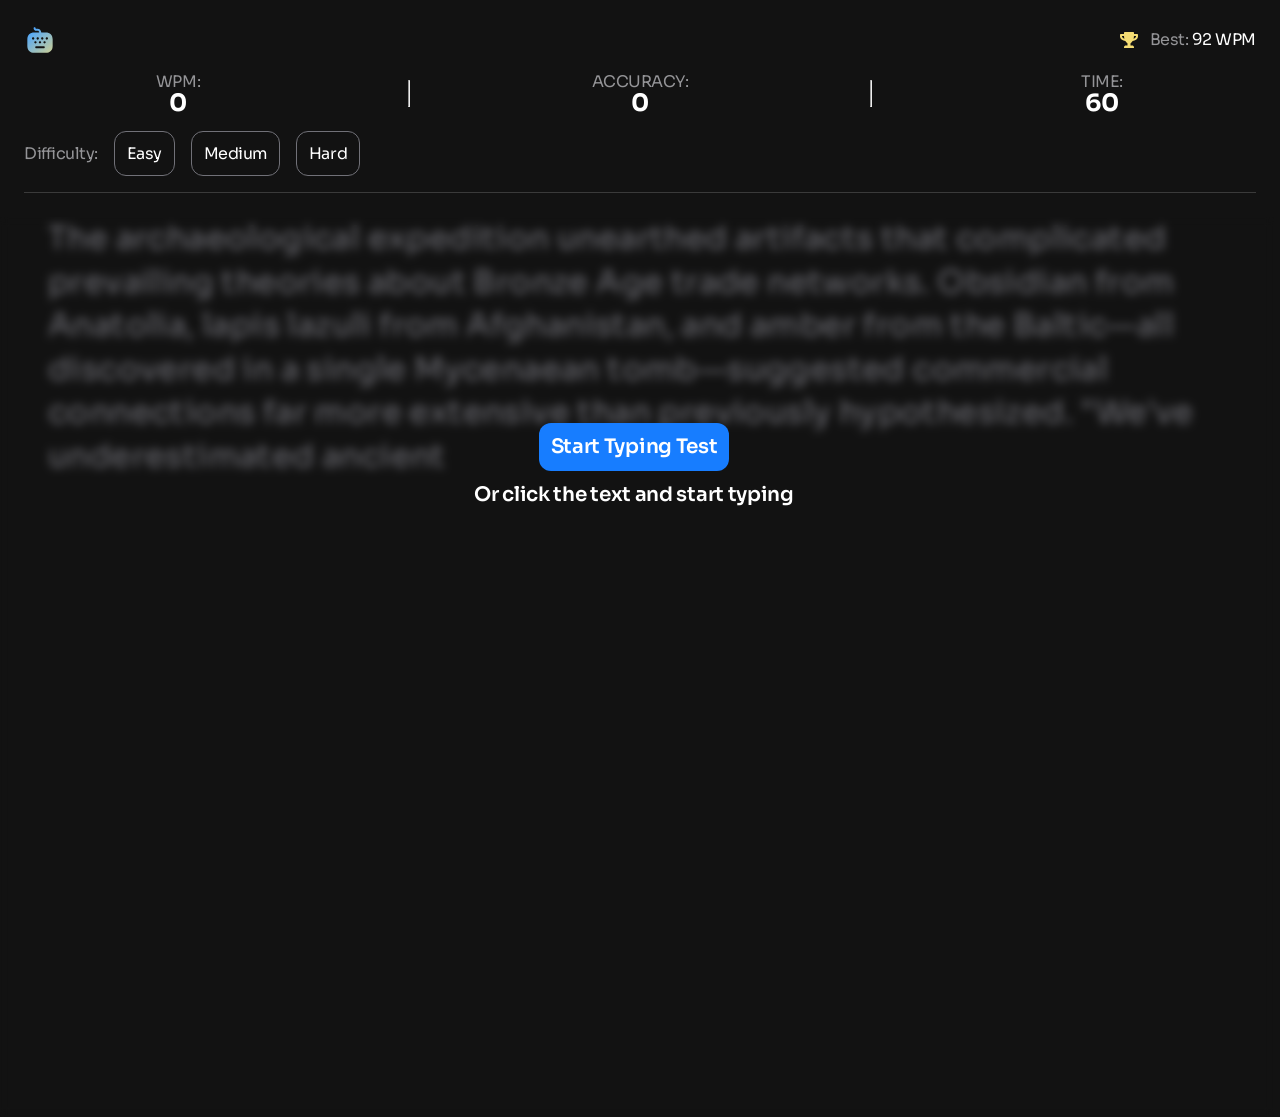
<file: index.html>
<!doctype html>
<html lang="en">
  <head>
    <meta charset="UTF-8" />
    <meta name="viewport" content="width=device-width, initial-scale=1.0" />
    <title>Document</title>
    <link rel="stylesheet" href="normalize.css" />
    <link rel="stylesheet" href="reset.css" />
    <link rel="stylesheet" href="main.css" />
    <link rel="stylesheet" href="style.css" />
    <link rel="preconnect" href="https://fonts.googleapis.com" />
    <link rel="preconnect" href="https://fonts.gstatic.com" crossorigin />
    <link
      href="https://fonts.googleapis.com/css2?family=Antonio:wght@100..700&family=Chango&family=DM+Sans:ital,opsz,wght@0,9..40,100..1000;1,9..40,100..1000&family=DM+Serif+Display:ital@0;1&family=Fraunces:ital,opsz,wght@0,9..144,100..900;1,9..144,100..900&family=Inter:ital,opsz,wght@0,14..32,100..900;1,14..32,100..900&family=Karla:ital,wght@0,200..800;1,200..800&family=League+Spartan:wght@100..900&family=Outfit:wght@100..900&family=Plus+Jakarta+Sans:ital,wght@0,200..800;1,200..800&family=Public+Sans:ital,wght@0,100..900;1,100..900&family=Roboto:ital,wght@0,100..900;1,100..900&family=Sora:wght@100..800&display=swap"
      rel="stylesheet"
    />
  </head>
  <body>
    <header>
      <svg
        width="32"
        height="32"
        viewBox="0 0 32 32"
        fill="none"
        xmlns="http://www.w3.org/2000/svg"
      >
        <path
          fill-rule="evenodd"
          clip-rule="evenodd"
          d="M22.8266 15.6261C22.1893 15.6261 21.6719 15.1075 21.6719 14.4715C21.6719 13.8341 22.1893 13.3168 22.8266 13.3168C23.4639 13.3168 23.9812 13.8341 23.9812 14.4715C23.9812 15.1075 23.4639 15.6261 22.8266 15.6261ZM20.5479 19.4661C19.9106 19.4661 19.3932 18.9475 19.3932 18.3101C19.3932 17.6741 19.9106 17.1555 20.5479 17.1555C21.1852 17.1555 21.7026 17.6741 21.7026 18.3101C21.7026 18.9475 21.1852 19.4661 20.5479 19.4661ZM19.7639 24.2115H12.2373C11.6853 24.2115 11.2373 23.7635 11.2373 23.2115C11.2373 22.6595 11.6853 22.2115 12.2373 22.2115H19.7639C20.3159 22.2115 20.7639 22.6595 20.7639 23.2115C20.7639 23.7635 20.3159 24.2115 19.7639 24.2115ZM10.284 18.3101C10.284 17.6741 10.8013 17.1555 11.4386 17.1555C12.076 17.1555 12.5933 17.6741 12.5933 18.3101C12.5933 18.9475 12.076 19.4661 11.4386 19.4661C10.8013 19.4661 10.284 18.9475 10.284 18.3101ZM9.15997 15.6261C8.52264 15.6261 8.0053 15.1075 8.0053 14.4715C8.0053 13.8341 8.52264 13.3168 9.15997 13.3168C9.7973 13.3168 10.3146 13.8341 10.3146 14.4715C10.3146 15.1075 9.7973 15.6261 9.15997 15.6261ZM13.7173 13.3168C14.3546 13.3168 14.8719 13.8341 14.8719 14.4715C14.8719 15.1075 14.3546 15.6261 13.7173 15.6261C13.08 15.6261 12.5626 15.1075 12.5626 14.4715C12.5626 13.8341 13.08 13.3168 13.7173 13.3168ZM15.9932 17.1555C16.6306 17.1555 17.1479 17.6741 17.1479 18.3101C17.1479 18.9475 16.6306 19.4661 15.9932 19.4661C15.3559 19.4661 14.8386 18.9475 14.8386 18.3101C14.8386 17.6741 15.3559 17.1555 15.9932 17.1555ZM18.2692 13.3168C18.9066 13.3168 19.4239 13.8341 19.4239 14.4715C19.4239 15.1075 18.9066 15.6261 18.2692 15.6261C17.6319 15.6261 17.1146 15.1075 17.1146 14.4715C17.1146 13.8341 17.6319 13.3168 18.2692 13.3168ZM21.6386 8.54615H17.1919V8.36081C17.1639 6.40481 15.5573 4.82348 13.6133 4.82348H12.2693C11.904 4.82348 11.604 4.52881 11.6013 4.16348C11.596 3.61148 11.132 3.15948 10.592 3.17281C10.04 3.17815 9.59597 3.63015 9.6013 4.18215C9.61597 5.64481 10.8093 6.82348 12.2586 6.82348H13.5933C14.4026 6.80215 15.1799 7.51948 15.1919 8.37548V8.54615H10.3613C5.9613 8.54615 3.3333 11.1248 3.3333 15.4435V21.9408C3.32664 24.0248 3.95197 25.7581 5.1413 26.9515C6.3653 28.1795 8.1653 28.8275 10.3493 28.8275H21.6386C26.0386 28.8275 28.6666 26.2541 28.6666 21.9435V15.5448C28.6666 11.1621 26.0386 8.54615 21.6386 8.54615Z"
          fill="url(#paint0_linear_332_687)"
        />
        <defs>
          <linearGradient
            id="paint0_linear_332_687"
            x1="5.49996"
            y1="7"
            x2="32.5"
            y2="38.5"
            gradientUnits="userSpaceOnUse"
          >
            <stop stop-color="#4CA6FF" />
            <stop offset="1" stop-color="#F4DC73" />
          </linearGradient>
        </defs>
      </svg>
      <div class="recordwpm">
        <svg
          width="18"
          height="16"
          viewBox="0 0 18 16"
          fill="none"
          xmlns="http://www.w3.org/2000/svg"
        >
          <path
            d="M17.25 2C17.6562 2 18 2.34375 18 2.75V4.5C18 5.625 17.2812 6.78125 16.0625 7.65625C15.0625 8.375 13.875 8.8125 12.625 8.96875C11.625 10.5938 10.5 11.25 10.5 11.25V13.5H12C13.0938 13.5 14 14.1562 14 15.25V15.625C14 15.8438 13.8125 16 13.625 16H4.375C4.15625 16 4 15.8438 4 15.625V15.25C4 14.1562 4.875 13.5 6 13.5H7.5V11.25C7.5 11.25 6.34375 10.5938 5.34375 8.96875C4.09375 8.8125 2.90625 8.375 1.90625 7.65625C0.6875 6.78125 0 5.625 0 4.5V2.75C0 2.34375 0.3125 2 0.75 2H4V0.75C4 0.34375 4.3125 0 4.75 0H13.25C13.6562 0 14 0.34375 14 0.75V2H17.25ZM3.09375 6.03125C3.46875 6.3125 3.90625 6.53125 4.40625 6.71875C4.1875 5.9375 4.03125 5.03125 4 4H2V4.5C2 4.875 2.3125 5.5 3.09375 6.03125ZM16 4.5V4H13.9688C13.9375 5.03125 13.7812 5.9375 13.5625 6.71875C14.0625 6.53125 14.5 6.3125 14.875 6.03125C15.4375 5.65625 16 5.03125 16 4.5Z"
            fill="#F4DC73"
          />
        </svg>

        <p class="best">Best: <span class="record" id="record">92 WPM</span></p>
      </div>
    </header>
    <main>
      <section class="information">
        <article class="result">
          <div class="info">
            <p class="best">WPM:</p>
            <h2 id="wpm">0</h2>
          </div>
          <hr class="hrduhaut" />
          <div class="info">
            <p class="best">ACCURACY:</p>
            <h2 id="accuracy">0</h2>
          </div>
          <hr class="hrduhaut" />
          <div class="info">
            <p class="best">TIME:</p>
            <h2 id="time">0</h2>
          </div>
        </article>
        <article class="difficulty">
          <p class="best">Difficulty:</p>
          <button class="button-black" id="Easy">Easy</button
          ><button class="button-black" id="Medium">Medium</button
          ><button class="button-black" id="Hard">Hard</button>
        </article>
      </section>
      <section class="typing" id="typing">
        <dialog open id="dialog-start">
          <article class="ptitdialog">
            <button id="start" class="button-blue">Start Typing Test</button>
            <p class="neuille">Or click the text and start typing</p>
          </article>
        </dialog>
        <div class="placeholder" id="placeholder">
          <span id="span-remove">
            The archaeological expedition unearthed artifacts that complicated
            prevailing theories about Bronze Age trade networks. Obsidian from
            Anatolia, lapis lazuli from Afghanistan, and amber from the
            Baltic—all discovered in a single Mycenaean tomb—suggested
            commercial connections far more extensive than previously
            hypothesized. "We've underestimated ancient
          </span>
          <div id="textarea" contenteditable="true"></div>
        </div>
      </section>
      <section class="restart" id="restart"></section>
    </main>
    <script src="app.js"></script>
  </body>
</html>
</file>
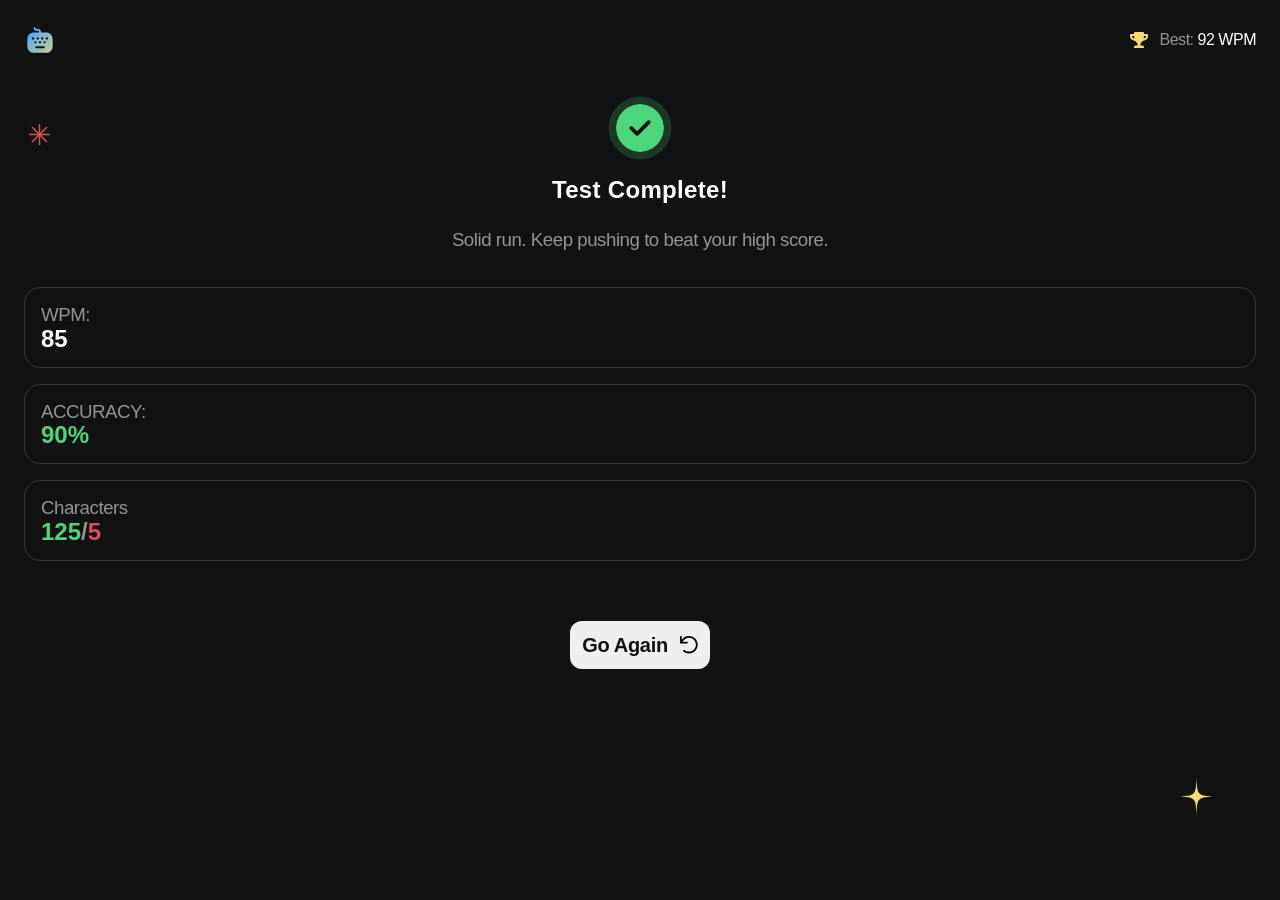
<file: result.html>
<!doctype html>
<html lang="en">
  <head>
    <meta charset="UTF-8" />
    <meta name="viewport" content="width=device-width, initial-scale=1.0" />
    <link rel="stylesheet" href="normalize.css" />
    <link rel="stylesheet" href="reset.css" />
    <link rel="stylesheet" href="main.css" />
    <link rel="stylesheet" href="result.css" />
    <title>Document</title>
  </head>
  <body>
    <header>
      <svg
        width="32"
        height="32"
        viewBox="0 0 32 32"
        fill="none"
        xmlns="http://www.w3.org/2000/svg"
      >
        <path
          fill-rule="evenodd"
          clip-rule="evenodd"
          d="M22.8266 15.6261C22.1893 15.6261 21.6719 15.1075 21.6719 14.4715C21.6719 13.8341 22.1893 13.3168 22.8266 13.3168C23.4639 13.3168 23.9812 13.8341 23.9812 14.4715C23.9812 15.1075 23.4639 15.6261 22.8266 15.6261ZM20.5479 19.4661C19.9106 19.4661 19.3932 18.9475 19.3932 18.3101C19.3932 17.6741 19.9106 17.1555 20.5479 17.1555C21.1852 17.1555 21.7026 17.6741 21.7026 18.3101C21.7026 18.9475 21.1852 19.4661 20.5479 19.4661ZM19.7639 24.2115H12.2373C11.6853 24.2115 11.2373 23.7635 11.2373 23.2115C11.2373 22.6595 11.6853 22.2115 12.2373 22.2115H19.7639C20.3159 22.2115 20.7639 22.6595 20.7639 23.2115C20.7639 23.7635 20.3159 24.2115 19.7639 24.2115ZM10.284 18.3101C10.284 17.6741 10.8013 17.1555 11.4386 17.1555C12.076 17.1555 12.5933 17.6741 12.5933 18.3101C12.5933 18.9475 12.076 19.4661 11.4386 19.4661C10.8013 19.4661 10.284 18.9475 10.284 18.3101ZM9.15997 15.6261C8.52264 15.6261 8.0053 15.1075 8.0053 14.4715C8.0053 13.8341 8.52264 13.3168 9.15997 13.3168C9.7973 13.3168 10.3146 13.8341 10.3146 14.4715C10.3146 15.1075 9.7973 15.6261 9.15997 15.6261ZM13.7173 13.3168C14.3546 13.3168 14.8719 13.8341 14.8719 14.4715C14.8719 15.1075 14.3546 15.6261 13.7173 15.6261C13.08 15.6261 12.5626 15.1075 12.5626 14.4715C12.5626 13.8341 13.08 13.3168 13.7173 13.3168ZM15.9932 17.1555C16.6306 17.1555 17.1479 17.6741 17.1479 18.3101C17.1479 18.9475 16.6306 19.4661 15.9932 19.4661C15.3559 19.4661 14.8386 18.9475 14.8386 18.3101C14.8386 17.6741 15.3559 17.1555 15.9932 17.1555ZM18.2692 13.3168C18.9066 13.3168 19.4239 13.8341 19.4239 14.4715C19.4239 15.1075 18.9066 15.6261 18.2692 15.6261C17.6319 15.6261 17.1146 15.1075 17.1146 14.4715C17.1146 13.8341 17.6319 13.3168 18.2692 13.3168ZM21.6386 8.54615H17.1919V8.36081C17.1639 6.40481 15.5573 4.82348 13.6133 4.82348H12.2693C11.904 4.82348 11.604 4.52881 11.6013 4.16348C11.596 3.61148 11.132 3.15948 10.592 3.17281C10.04 3.17815 9.59597 3.63015 9.6013 4.18215C9.61597 5.64481 10.8093 6.82348 12.2586 6.82348H13.5933C14.4026 6.80215 15.1799 7.51948 15.1919 8.37548V8.54615H10.3613C5.9613 8.54615 3.3333 11.1248 3.3333 15.4435V21.9408C3.32664 24.0248 3.95197 25.7581 5.1413 26.9515C6.3653 28.1795 8.1653 28.8275 10.3493 28.8275H21.6386C26.0386 28.8275 28.6666 26.2541 28.6666 21.9435V15.5448C28.6666 11.1621 26.0386 8.54615 21.6386 8.54615Z"
          fill="url(#paint0_linear_332_687)"
        />
        <defs>
          <linearGradient
            id="paint0_linear_332_687"
            x1="5.49996"
            y1="7"
            x2="32.5"
            y2="38.5"
            gradientUnits="userSpaceOnUse"
          >
            <stop stop-color="#4CA6FF" />
            <stop offset="1" stop-color="#F4DC73" />
          </linearGradient>
        </defs>
      </svg>
      <div class="recordwpm">
        <svg
          width="18"
          height="16"
          viewBox="0 0 18 16"
          fill="none"
          xmlns="http://www.w3.org/2000/svg"
        >
          <path
            d="M17.25 2C17.6562 2 18 2.34375 18 2.75V4.5C18 5.625 17.2812 6.78125 16.0625 7.65625C15.0625 8.375 13.875 8.8125 12.625 8.96875C11.625 10.5938 10.5 11.25 10.5 11.25V13.5H12C13.0938 13.5 14 14.1562 14 15.25V15.625C14 15.8438 13.8125 16 13.625 16H4.375C4.15625 16 4 15.8438 4 15.625V15.25C4 14.1562 4.875 13.5 6 13.5H7.5V11.25C7.5 11.25 6.34375 10.5938 5.34375 8.96875C4.09375 8.8125 2.90625 8.375 1.90625 7.65625C0.6875 6.78125 0 5.625 0 4.5V2.75C0 2.34375 0.3125 2 0.75 2H4V0.75C4 0.34375 4.3125 0 4.75 0H13.25C13.6562 0 14 0.34375 14 0.75V2H17.25ZM3.09375 6.03125C3.46875 6.3125 3.90625 6.53125 4.40625 6.71875C4.1875 5.9375 4.03125 5.03125 4 4H2V4.5C2 4.875 2.3125 5.5 3.09375 6.03125ZM16 4.5V4H13.9688C13.9375 5.03125 13.7812 5.9375 13.5625 6.71875C14.0625 6.53125 14.5 6.3125 14.875 6.03125C15.4375 5.65625 16 5.03125 16 4.5Z"
            fill="#F4DC73"
          />
        </svg>

        <p class="best">Best: <span class="record" id="record">92 WPM</span></p>
      </div>
    </header>
    <main>
      <section class="firstsection">
        <div class="absolute">
          <svg
            width="21"
            height="21"
            viewBox="0 0 21 21"
            fill="none"
            xmlns="http://www.w3.org/2000/svg"
          >
            <path
              fill-rule="evenodd"
              clip-rule="evenodd"
              d="M11.25 0H9.75V8.68934L3.60571 2.54504L2.54505 3.60571L8.68934 9.75H0V11.25H8.68933L2.54505 17.3943L3.60571 18.4549L9.75 12.3106V21H11.25V12.3106L17.3943 18.4549L18.4549 17.3943L12.3106 11.25H21V9.75H12.3106L18.4549 3.6057L17.3943 2.54504L11.25 8.68933V0Z"
              fill="#D64D5B"
            />
          </svg>
        </div>
        <svg
          class="verify"
          width="48"
          height="48"
          viewBox="0 0 48 48"
          fill="none"
          xmlns="http://www.w3.org/2000/svg"
        >
          <path
            fill-rule="evenodd"
            clip-rule="evenodd"
            d="M34.0876 19.5082L22.4211 31.1747C22.0497 31.5461 21.5672 31.7305 21.0821 31.7305C20.5945 31.7305 20.112 31.5461 19.7406 31.1747L13.9074 25.3415C13.1672 24.6013 13.1672 23.4013 13.9074 22.6611C14.6476 21.9208 15.8451 21.9208 16.5853 22.6611L21.0821 27.1554L31.4072 16.8278C32.1474 16.0876 33.3474 16.0876 34.0876 16.8278C34.8278 17.568 34.8278 18.768 34.0876 19.5082ZM24 0C10.7672 0 0 10.7672 0 24C0 37.2354 10.7672 48 24 48C37.2328 48 48 37.2354 48 24C48 10.7672 37.2328 0 24 0Z"
            fill="#4DD67B"
          />
        </svg>
        <h1>Test Complete!</h1>
        <h3>Solid run. Keep pushing to beat your high score.</h3>
      </section>
      <section class="secondsection">
        <article class="info">
          <h3>WPM:</h3>
          <p id="wpm" class="textpreset2 white">85</p>
        </article>
        <article class="info">
          <h3>ACCURACY:</h3>
          <p id="pourcentage" class="textpreset2 green">90%</p>
        </article>
        <article class="info">
          <h3>Characters</h3>
          <p id="juste" class="textpreset2 green">
            125<span class="gray">/</span><span id="faute" class="red">5</span>
          </p>
        </article>
      </section>
      <section class="lastsection">
        <button id="restart" class="button-white">
          <p>Go Again</p>
          <svg
            width="18"
            height="18"
            viewBox="0 0 18 18"
            fill="none"
            xmlns="http://www.w3.org/2000/svg"
          >
            <path
              d="M0.421875 0H1.37109C1.61719 0 1.79297 0.210938 1.79297 0.457031L1.72266 3.90234C3.26953 1.54688 5.97656 0 9 0.0351562C13.8164 0.0351562 17.7188 3.97266 17.7188 8.75391C17.6836 13.5703 13.7812 17.4375 9 17.4375C6.75 17.4375 4.67578 16.5938 3.12891 15.2227C2.95312 15.0469 2.95312 14.7656 3.12891 14.5898L3.83203 13.8867C3.97266 13.7461 4.21875 13.7461 4.39453 13.8867C5.625 14.9766 7.20703 15.6094 9 15.6094C12.7969 15.6094 15.8906 12.5508 15.8906 8.71875C15.8906 4.92188 12.7969 1.82812 9 1.82812C6.1875 1.82812 3.79688 3.51562 2.70703 5.90625L7.13672 5.80078C7.38281 5.80078 7.59375 5.97656 7.59375 6.22266V7.17188C7.59375 7.41797 7.38281 7.59375 7.17188 7.59375H0.421875C0.175781 7.59375 0 7.41797 0 7.17188V0.421875C0 0.210938 0.175781 0 0.421875 0Z"
              fill="black"
            />
          </svg>
        </button>
        <div class="absolute2">
          <svg
            width="39"
            height="39"
            viewBox="0 0 39 39"
            fill="none"
            xmlns="http://www.w3.org/2000/svg"
          >
            <g clip-path="url(#clip0_225_1703)">
              <mask
                id="mask0_225_1703"
                style="mask-type: luminance"
                maskUnits="userSpaceOnUse"
                x="0"
                y="0"
                width="39"
                height="39"
              >
                <path d="M39 0H0V39H39V0Z" fill="white" />
              </mask>
              <g mask="url(#mask0_225_1703)">
                <path
                  d="M19.5 39C18.9354 20.5261 18.4739 20.0674 0 19.5C18.4739 18.9354 18.9326 18.4739 19.5 0C20.0645 18.4739 20.5261 18.9326 39 19.5C20.5261 20.0674 20.0674 20.5204 19.5 39Z"
                  fill="#F4DC73"
                />
              </g>
            </g>
            <defs>
              <clipPath id="clip0_225_1703">
                <rect width="39" height="39" fill="white" />
              </clipPath>
            </defs>
          </svg>
        </div>
      </section>
    </main>
    <script src="result.js"></script>
  </body>
</html>
</file>
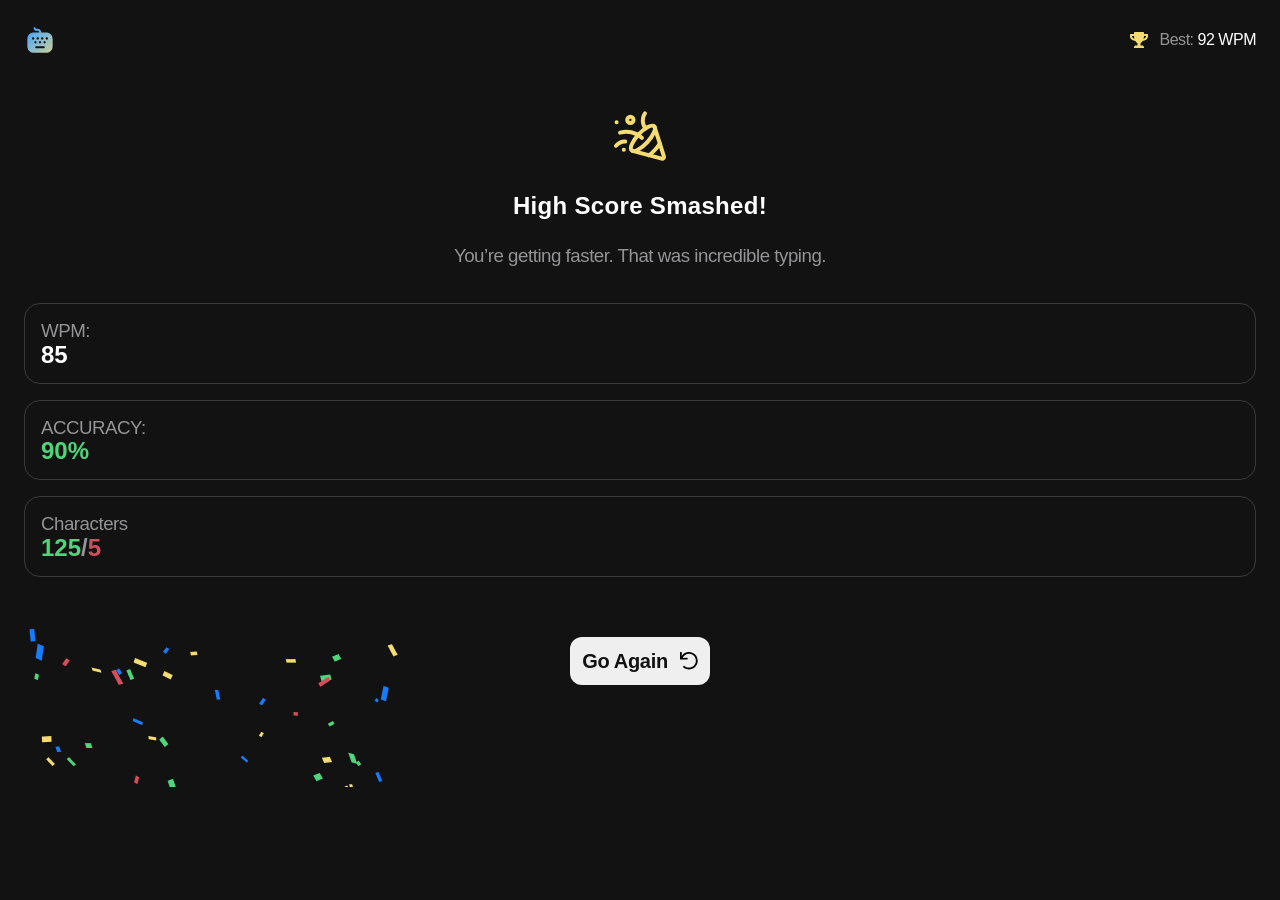
<file: result2.html>
<!doctype html>
<html lang="en">
  <head>
    <meta charset="UTF-8" />
    <meta name="viewport" content="width=device-width, initial-scale=1.0" />
    <link rel="stylesheet" href="normalize.css" />
    <link rel="stylesheet" href="reset.css" />
    <link rel="stylesheet" href="main.css" />
    <link rel="stylesheet" href="result2.css" />
    <title>Document</title>
  </head>
  <body>
    <header>
      <svg
        width="32"
        height="32"
        viewBox="0 0 32 32"
        fill="none"
        xmlns="http://www.w3.org/2000/svg"
      >
        <path
          fill-rule="evenodd"
          clip-rule="evenodd"
          d="M22.8266 15.6261C22.1893 15.6261 21.6719 15.1075 21.6719 14.4715C21.6719 13.8341 22.1893 13.3168 22.8266 13.3168C23.4639 13.3168 23.9812 13.8341 23.9812 14.4715C23.9812 15.1075 23.4639 15.6261 22.8266 15.6261ZM20.5479 19.4661C19.9106 19.4661 19.3932 18.9475 19.3932 18.3101C19.3932 17.6741 19.9106 17.1555 20.5479 17.1555C21.1852 17.1555 21.7026 17.6741 21.7026 18.3101C21.7026 18.9475 21.1852 19.4661 20.5479 19.4661ZM19.7639 24.2115H12.2373C11.6853 24.2115 11.2373 23.7635 11.2373 23.2115C11.2373 22.6595 11.6853 22.2115 12.2373 22.2115H19.7639C20.3159 22.2115 20.7639 22.6595 20.7639 23.2115C20.7639 23.7635 20.3159 24.2115 19.7639 24.2115ZM10.284 18.3101C10.284 17.6741 10.8013 17.1555 11.4386 17.1555C12.076 17.1555 12.5933 17.6741 12.5933 18.3101C12.5933 18.9475 12.076 19.4661 11.4386 19.4661C10.8013 19.4661 10.284 18.9475 10.284 18.3101ZM9.15997 15.6261C8.52264 15.6261 8.0053 15.1075 8.0053 14.4715C8.0053 13.8341 8.52264 13.3168 9.15997 13.3168C9.7973 13.3168 10.3146 13.8341 10.3146 14.4715C10.3146 15.1075 9.7973 15.6261 9.15997 15.6261ZM13.7173 13.3168C14.3546 13.3168 14.8719 13.8341 14.8719 14.4715C14.8719 15.1075 14.3546 15.6261 13.7173 15.6261C13.08 15.6261 12.5626 15.1075 12.5626 14.4715C12.5626 13.8341 13.08 13.3168 13.7173 13.3168ZM15.9932 17.1555C16.6306 17.1555 17.1479 17.6741 17.1479 18.3101C17.1479 18.9475 16.6306 19.4661 15.9932 19.4661C15.3559 19.4661 14.8386 18.9475 14.8386 18.3101C14.8386 17.6741 15.3559 17.1555 15.9932 17.1555ZM18.2692 13.3168C18.9066 13.3168 19.4239 13.8341 19.4239 14.4715C19.4239 15.1075 18.9066 15.6261 18.2692 15.6261C17.6319 15.6261 17.1146 15.1075 17.1146 14.4715C17.1146 13.8341 17.6319 13.3168 18.2692 13.3168ZM21.6386 8.54615H17.1919V8.36081C17.1639 6.40481 15.5573 4.82348 13.6133 4.82348H12.2693C11.904 4.82348 11.604 4.52881 11.6013 4.16348C11.596 3.61148 11.132 3.15948 10.592 3.17281C10.04 3.17815 9.59597 3.63015 9.6013 4.18215C9.61597 5.64481 10.8093 6.82348 12.2586 6.82348H13.5933C14.4026 6.80215 15.1799 7.51948 15.1919 8.37548V8.54615H10.3613C5.9613 8.54615 3.3333 11.1248 3.3333 15.4435V21.9408C3.32664 24.0248 3.95197 25.7581 5.1413 26.9515C6.3653 28.1795 8.1653 28.8275 10.3493 28.8275H21.6386C26.0386 28.8275 28.6666 26.2541 28.6666 21.9435V15.5448C28.6666 11.1621 26.0386 8.54615 21.6386 8.54615Z"
          fill="url(#paint0_linear_332_687)"
        />
        <defs>
          <linearGradient
            id="paint0_linear_332_687"
            x1="5.49996"
            y1="7"
            x2="32.5"
            y2="38.5"
            gradientUnits="userSpaceOnUse"
          >
            <stop stop-color="#4CA6FF" />
            <stop offset="1" stop-color="#F4DC73" />
          </linearGradient>
        </defs>
      </svg>
      <div class="recordwpm">
        <svg
          width="18"
          height="16"
          viewBox="0 0 18 16"
          fill="none"
          xmlns="http://www.w3.org/2000/svg"
        >
          <path
            d="M17.25 2C17.6562 2 18 2.34375 18 2.75V4.5C18 5.625 17.2812 6.78125 16.0625 7.65625C15.0625 8.375 13.875 8.8125 12.625 8.96875C11.625 10.5938 10.5 11.25 10.5 11.25V13.5H12C13.0938 13.5 14 14.1562 14 15.25V15.625C14 15.8438 13.8125 16 13.625 16H4.375C4.15625 16 4 15.8438 4 15.625V15.25C4 14.1562 4.875 13.5 6 13.5H7.5V11.25C7.5 11.25 6.34375 10.5938 5.34375 8.96875C4.09375 8.8125 2.90625 8.375 1.90625 7.65625C0.6875 6.78125 0 5.625 0 4.5V2.75C0 2.34375 0.3125 2 0.75 2H4V0.75C4 0.34375 4.3125 0 4.75 0H13.25C13.6562 0 14 0.34375 14 0.75V2H17.25ZM3.09375 6.03125C3.46875 6.3125 3.90625 6.53125 4.40625 6.71875C4.1875 5.9375 4.03125 5.03125 4 4H2V4.5C2 4.875 2.3125 5.5 3.09375 6.03125ZM16 4.5V4H13.9688C13.9375 5.03125 13.7812 5.9375 13.5625 6.71875C14.0625 6.53125 14.5 6.3125 14.875 6.03125C15.4375 5.65625 16 5.03125 16 4.5Z"
            fill="#F4DC73"
          />
        </svg>

        <p class="best">Best: <span class="record" id="record">92 WPM</span></p>
      </div>
    </header>
    <main>
      <section class="firstsection">
        <svg
          width="64"
          height="64"
          viewBox="0 0 64 64"
          fill="none"
          xmlns="http://www.w3.org/2000/svg"
        >
          <path
            fill-rule="evenodd"
            clip-rule="evenodd"
            d="M23.6629 46.4027C26.0136 48.5976 32.949 44.9859 39.1554 38.3387C45.3588 31.6912 48.4855 24.525 46.1348 22.3299C43.7842 20.1349 36.846 23.7466 30.6423 30.3939C24.4361 37.0413 21.3122 44.2077 23.6629 46.4027Z"
            stroke="#F4DC73"
            stroke-width="4"
            stroke-linecap="round"
            stroke-linejoin="round"
          />
          <path
            d="M8.55713 18.3335H8.61942M15.7607 45.6863H15.823"
            stroke="#F4DC73"
            stroke-width="4"
            stroke-linecap="round"
            stroke-linejoin="round"
          />
          <path
            d="M46.5412 22.854L55.9103 52.2769C56.3463 53.6518 55.0956 54.97 53.6969 54.6041L24.5415 46.9318"
            stroke="#F4DC73"
            stroke-width="4"
            stroke-linecap="round"
            stroke-linejoin="round"
          />
          <path
            d="M40.9688 51.2511C42.8992 49.8604 44.9074 48.0596 46.8378 46.0023C48.8693 43.8124 50.5687 41.5732 51.8557 39.4897"
            stroke="#F4DC73"
            stroke-width="4"
            stroke-linecap="round"
            stroke-linejoin="round"
          />
          <path
            d="M17.1927 37.5492C17.1927 37.5492 12.2551 37.1679 8 41.7655"
            stroke="#F4DC73"
            stroke-width="4"
            stroke-linecap="round"
            stroke-linejoin="round"
          />
          <path
            fill-rule="evenodd"
            clip-rule="evenodd"
            d="M25.5262 15.9205C25.5262 17.6666 24.1095 19.0833 22.3634 19.0833C20.6172 19.0833 19.2031 17.6666 19.2031 15.9205C19.2031 14.1743 20.6172 12.7603 22.3634 12.7603C24.1095 12.7603 25.5262 14.1743 25.5262 15.9205Z"
            stroke="#F4DC73"
            stroke-width="4"
            stroke-linecap="round"
            stroke-linejoin="round"
          />
          <path
            d="M33.9506 33.815C33.9506 33.815 25.295 24.8844 12.0366 28.6596"
            stroke="#F4DC73"
            stroke-width="4"
            stroke-linecap="round"
            stroke-linejoin="round"
          />
          <path
            d="M36.9355 9.3335C36.9355 9.3335 31.9229 16.1962 37.4752 24.447"
            stroke="#F4DC73"
            stroke-width="4"
            stroke-linecap="round"
            stroke-linejoin="round"
          />
        </svg>

        <h1>High Score Smashed!</h1>
        <h3>You’re getting faster. That was incredible typing.</h3>
      </section>
      <section class="secondsection">
        <article class="info">
          <h3>WPM:</h3>
          <p id="wpm" class="textpreset2 white">85</p>
        </article>
        <article class="info">
          <h3>ACCURACY:</h3>
          <p id="pourcentage" class="textpreset2 green">90%</p>
        </article>
        <article class="info">
          <h3>Characters</h3>
          <p id="juste" class="textpreset2 green">
            125<span class="gray">/</span><span id="faute" class="red">5</span>
          </p>
        </article>
      </section>
      <section class="lastsection">
        <button id="restart" class="button-white">
          <p>Go Again</p>
          <svg
            width="18"
            height="18"
            viewBox="0 0 18 18"
            fill="none"
            xmlns="http://www.w3.org/2000/svg"
          >
            <path
              d="M0.421875 0H1.37109C1.61719 0 1.79297 0.210938 1.79297 0.457031L1.72266 3.90234C3.26953 1.54688 5.97656 0 9 0.0351562C13.8164 0.0351562 17.7188 3.97266 17.7188 8.75391C17.6836 13.5703 13.7812 17.4375 9 17.4375C6.75 17.4375 4.67578 16.5938 3.12891 15.2227C2.95312 15.0469 2.95312 14.7656 3.12891 14.5898L3.83203 13.8867C3.97266 13.7461 4.21875 13.7461 4.39453 13.8867C5.625 14.9766 7.20703 15.6094 9 15.6094C12.7969 15.6094 15.8906 12.5508 15.8906 8.71875C15.8906 4.92188 12.7969 1.82812 9 1.82812C6.1875 1.82812 3.79688 3.51562 2.70703 5.90625L7.13672 5.80078C7.38281 5.80078 7.59375 5.97656 7.59375 6.22266V7.17188C7.59375 7.41797 7.38281 7.59375 7.17188 7.59375H0.421875C0.175781 7.59375 0 7.41797 0 7.17188V0.421875C0 0.210938 0.175781 0 0.421875 0Z"
              fill="black"
            />
          </svg>
        </button>
        
        </div>
      </section>
      <div class="absolute"><img src="/assets/Confettis.png" alt="conffetis"></div>
    </main>
    <script src="result.js"></script>
  </body>
</html>
</file>
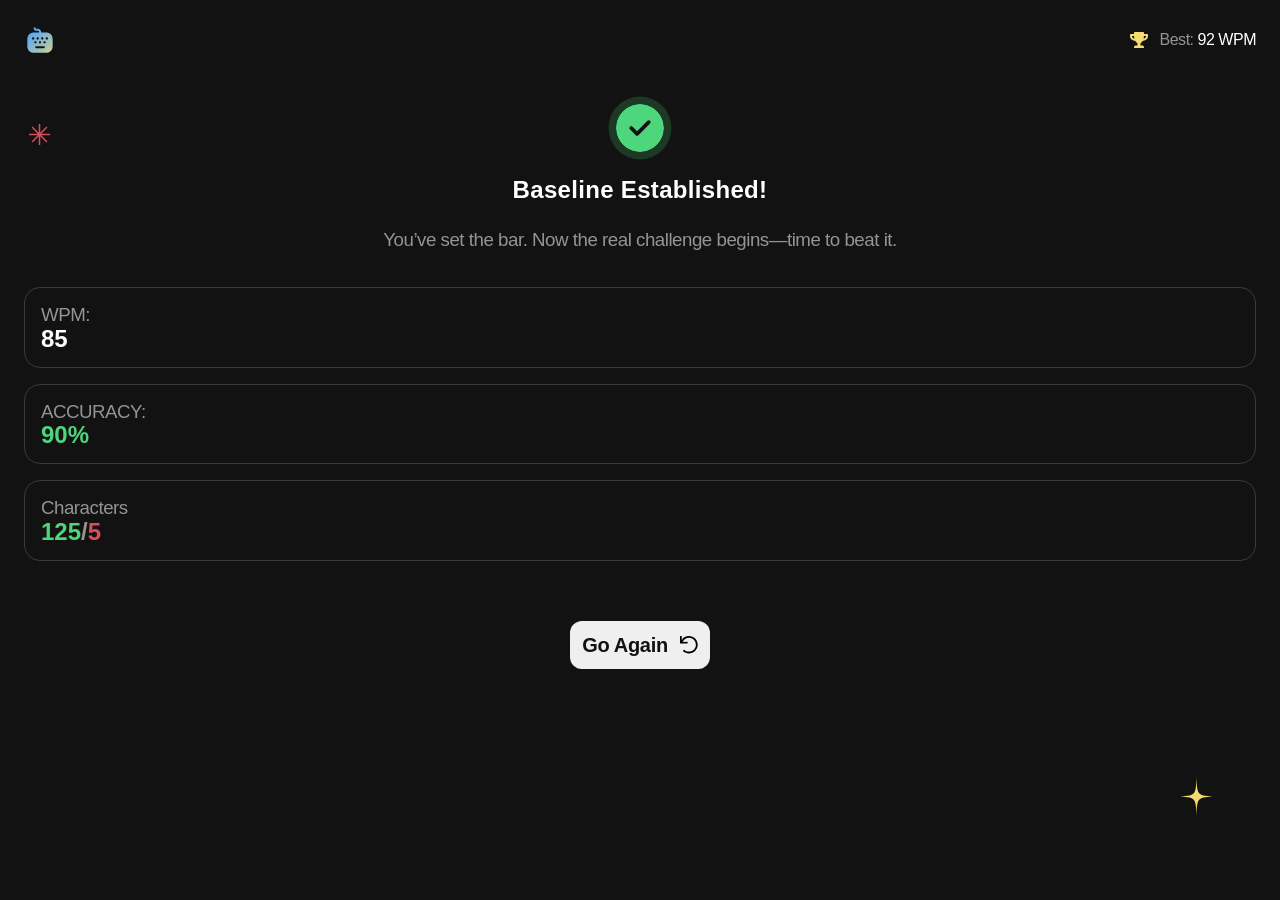
<file: result3.html>
<!doctype html>
<html lang="en">
  <head>
    <meta charset="UTF-8" />
    <meta name="viewport" content="width=device-width, initial-scale=1.0" />
    <link rel="stylesheet" href="normalize.css" />
    <link rel="stylesheet" href="reset.css" />
    <link rel="stylesheet" href="main.css" />
    <link rel="stylesheet" href="result3.css" />
    <title>Document</title>
  </head>
  <body>
    <header>
      <svg
        width="32"
        height="32"
        viewBox="0 0 32 32"
        fill="none"
        xmlns="http://www.w3.org/2000/svg"
      >
        <path
          fill-rule="evenodd"
          clip-rule="evenodd"
          d="M22.8266 15.6261C22.1893 15.6261 21.6719 15.1075 21.6719 14.4715C21.6719 13.8341 22.1893 13.3168 22.8266 13.3168C23.4639 13.3168 23.9812 13.8341 23.9812 14.4715C23.9812 15.1075 23.4639 15.6261 22.8266 15.6261ZM20.5479 19.4661C19.9106 19.4661 19.3932 18.9475 19.3932 18.3101C19.3932 17.6741 19.9106 17.1555 20.5479 17.1555C21.1852 17.1555 21.7026 17.6741 21.7026 18.3101C21.7026 18.9475 21.1852 19.4661 20.5479 19.4661ZM19.7639 24.2115H12.2373C11.6853 24.2115 11.2373 23.7635 11.2373 23.2115C11.2373 22.6595 11.6853 22.2115 12.2373 22.2115H19.7639C20.3159 22.2115 20.7639 22.6595 20.7639 23.2115C20.7639 23.7635 20.3159 24.2115 19.7639 24.2115ZM10.284 18.3101C10.284 17.6741 10.8013 17.1555 11.4386 17.1555C12.076 17.1555 12.5933 17.6741 12.5933 18.3101C12.5933 18.9475 12.076 19.4661 11.4386 19.4661C10.8013 19.4661 10.284 18.9475 10.284 18.3101ZM9.15997 15.6261C8.52264 15.6261 8.0053 15.1075 8.0053 14.4715C8.0053 13.8341 8.52264 13.3168 9.15997 13.3168C9.7973 13.3168 10.3146 13.8341 10.3146 14.4715C10.3146 15.1075 9.7973 15.6261 9.15997 15.6261ZM13.7173 13.3168C14.3546 13.3168 14.8719 13.8341 14.8719 14.4715C14.8719 15.1075 14.3546 15.6261 13.7173 15.6261C13.08 15.6261 12.5626 15.1075 12.5626 14.4715C12.5626 13.8341 13.08 13.3168 13.7173 13.3168ZM15.9932 17.1555C16.6306 17.1555 17.1479 17.6741 17.1479 18.3101C17.1479 18.9475 16.6306 19.4661 15.9932 19.4661C15.3559 19.4661 14.8386 18.9475 14.8386 18.3101C14.8386 17.6741 15.3559 17.1555 15.9932 17.1555ZM18.2692 13.3168C18.9066 13.3168 19.4239 13.8341 19.4239 14.4715C19.4239 15.1075 18.9066 15.6261 18.2692 15.6261C17.6319 15.6261 17.1146 15.1075 17.1146 14.4715C17.1146 13.8341 17.6319 13.3168 18.2692 13.3168ZM21.6386 8.54615H17.1919V8.36081C17.1639 6.40481 15.5573 4.82348 13.6133 4.82348H12.2693C11.904 4.82348 11.604 4.52881 11.6013 4.16348C11.596 3.61148 11.132 3.15948 10.592 3.17281C10.04 3.17815 9.59597 3.63015 9.6013 4.18215C9.61597 5.64481 10.8093 6.82348 12.2586 6.82348H13.5933C14.4026 6.80215 15.1799 7.51948 15.1919 8.37548V8.54615H10.3613C5.9613 8.54615 3.3333 11.1248 3.3333 15.4435V21.9408C3.32664 24.0248 3.95197 25.7581 5.1413 26.9515C6.3653 28.1795 8.1653 28.8275 10.3493 28.8275H21.6386C26.0386 28.8275 28.6666 26.2541 28.6666 21.9435V15.5448C28.6666 11.1621 26.0386 8.54615 21.6386 8.54615Z"
          fill="url(#paint0_linear_332_687)"
        />
        <defs>
          <linearGradient
            id="paint0_linear_332_687"
            x1="5.49996"
            y1="7"
            x2="32.5"
            y2="38.5"
            gradientUnits="userSpaceOnUse"
          >
            <stop stop-color="#4CA6FF" />
            <stop offset="1" stop-color="#F4DC73" />
          </linearGradient>
        </defs>
      </svg>
      <div class="recordwpm">
        <svg
          width="18"
          height="16"
          viewBox="0 0 18 16"
          fill="none"
          xmlns="http://www.w3.org/2000/svg"
        >
          <path
            d="M17.25 2C17.6562 2 18 2.34375 18 2.75V4.5C18 5.625 17.2812 6.78125 16.0625 7.65625C15.0625 8.375 13.875 8.8125 12.625 8.96875C11.625 10.5938 10.5 11.25 10.5 11.25V13.5H12C13.0938 13.5 14 14.1562 14 15.25V15.625C14 15.8438 13.8125 16 13.625 16H4.375C4.15625 16 4 15.8438 4 15.625V15.25C4 14.1562 4.875 13.5 6 13.5H7.5V11.25C7.5 11.25 6.34375 10.5938 5.34375 8.96875C4.09375 8.8125 2.90625 8.375 1.90625 7.65625C0.6875 6.78125 0 5.625 0 4.5V2.75C0 2.34375 0.3125 2 0.75 2H4V0.75C4 0.34375 4.3125 0 4.75 0H13.25C13.6562 0 14 0.34375 14 0.75V2H17.25ZM3.09375 6.03125C3.46875 6.3125 3.90625 6.53125 4.40625 6.71875C4.1875 5.9375 4.03125 5.03125 4 4H2V4.5C2 4.875 2.3125 5.5 3.09375 6.03125ZM16 4.5V4H13.9688C13.9375 5.03125 13.7812 5.9375 13.5625 6.71875C14.0625 6.53125 14.5 6.3125 14.875 6.03125C15.4375 5.65625 16 5.03125 16 4.5Z"
            fill="#F4DC73"
          />
        </svg>

        <p class="best">Best: <span class="record" id="record">92 WPM</span></p>
      </div>
    </header>
    <main>
      <section class="firstsection">
        <div class="absolute">
          <svg
            width="21"
            height="21"
            viewBox="0 0 21 21"
            fill="none"
            xmlns="http://www.w3.org/2000/svg"
          >
            <path
              fill-rule="evenodd"
              clip-rule="evenodd"
              d="M11.25 0H9.75V8.68934L3.60571 2.54504L2.54505 3.60571L8.68934 9.75H0V11.25H8.68933L2.54505 17.3943L3.60571 18.4549L9.75 12.3106V21H11.25V12.3106L17.3943 18.4549L18.4549 17.3943L12.3106 11.25H21V9.75H12.3106L18.4549 3.6057L17.3943 2.54504L11.25 8.68933V0Z"
              fill="#D64D5B"
            />
          </svg>
        </div>
        <svg
          class="verify"
          width="48"
          height="48"
          viewBox="0 0 48 48"
          fill="none"
          xmlns="http://www.w3.org/2000/svg"
        >
          <path
            fill-rule="evenodd"
            clip-rule="evenodd"
            d="M34.0876 19.5082L22.4211 31.1747C22.0497 31.5461 21.5672 31.7305 21.0821 31.7305C20.5945 31.7305 20.112 31.5461 19.7406 31.1747L13.9074 25.3415C13.1672 24.6013 13.1672 23.4013 13.9074 22.6611C14.6476 21.9208 15.8451 21.9208 16.5853 22.6611L21.0821 27.1554L31.4072 16.8278C32.1474 16.0876 33.3474 16.0876 34.0876 16.8278C34.8278 17.568 34.8278 18.768 34.0876 19.5082ZM24 0C10.7672 0 0 10.7672 0 24C0 37.2354 10.7672 48 24 48C37.2328 48 48 37.2354 48 24C48 10.7672 37.2328 0 24 0Z"
            fill="#4DD67B"
          />
        </svg>
        <h1>Baseline Established!</h1>
        <h3>
          You’ve set the bar. Now the real challenge begins—time to beat it.
        </h3>
      </section>
      <section class="secondsection">
        <article class="info">
          <h3>WPM:</h3>
          <p id="wpm" class="textpreset2 white">85</p>
        </article>
        <article class="info">
          <h3>ACCURACY:</h3>
          <p id="pourcentage" class="textpreset2 green">90%</p>
        </article>
        <article class="info">
          <h3>Characters</h3>
          <p id="juste" class="textpreset2 green">
            125<span class="gray">/</span><span id="faute" class="red">5</span>
          </p>
        </article>
      </section>
      <section class="lastsection">
        <button id="restart" class="button-white">
          <p>Go Again</p>
          <svg
            width="18"
            height="18"
            viewBox="0 0 18 18"
            fill="none"
            xmlns="http://www.w3.org/2000/svg"
          >
            <path
              d="M0.421875 0H1.37109C1.61719 0 1.79297 0.210938 1.79297 0.457031L1.72266 3.90234C3.26953 1.54688 5.97656 0 9 0.0351562C13.8164 0.0351562 17.7188 3.97266 17.7188 8.75391C17.6836 13.5703 13.7812 17.4375 9 17.4375C6.75 17.4375 4.67578 16.5938 3.12891 15.2227C2.95312 15.0469 2.95312 14.7656 3.12891 14.5898L3.83203 13.8867C3.97266 13.7461 4.21875 13.7461 4.39453 13.8867C5.625 14.9766 7.20703 15.6094 9 15.6094C12.7969 15.6094 15.8906 12.5508 15.8906 8.71875C15.8906 4.92188 12.7969 1.82812 9 1.82812C6.1875 1.82812 3.79688 3.51562 2.70703 5.90625L7.13672 5.80078C7.38281 5.80078 7.59375 5.97656 7.59375 6.22266V7.17188C7.59375 7.41797 7.38281 7.59375 7.17188 7.59375H0.421875C0.175781 7.59375 0 7.41797 0 7.17188V0.421875C0 0.210938 0.175781 0 0.421875 0Z"
              fill="black"
            />
          </svg>
        </button>
        <div class="absolute2">
          <svg
            width="39"
            height="39"
            viewBox="0 0 39 39"
            fill="none"
            xmlns="http://www.w3.org/2000/svg"
          >
            <g clip-path="url(#clip0_225_1703)">
              <mask
                id="mask0_225_1703"
                style="mask-type: luminance"
                maskUnits="userSpaceOnUse"
                x="0"
                y="0"
                width="39"
                height="39"
              >
                <path d="M39 0H0V39H39V0Z" fill="white" />
              </mask>
              <g mask="url(#mask0_225_1703)">
                <path
                  d="M19.5 39C18.9354 20.5261 18.4739 20.0674 0 19.5C18.4739 18.9354 18.9326 18.4739 19.5 0C20.0645 18.4739 20.5261 18.9326 39 19.5C20.5261 20.0674 20.0674 20.5204 19.5 39Z"
                  fill="#F4DC73"
                />
              </g>
            </g>
            <defs>
              <clipPath id="clip0_225_1703">
                <rect width="39" height="39" fill="white" />
              </clipPath>
            </defs>
          </svg>
        </div>
      </section>
    </main>
    <script src="result.js"></script>
  </body>
</html>
</file>
<file: main.css>
* {
  font-family: "Sora", sans-serif;
}
:root {
  --neutral900: #121212;
  --neutral800: #262626;
  --neutral500: #717178;
  --neutral400: #949497;
  --neutral000: #ffffff;
  --blue600: #177dff;
  --blue400: #4ca6ff;
  --red500: #d64d5b;
  --green500: #4dd67b;
  --yellow400: #f4dc73;
}
h2 {
  font-weight: 700;
  font-style: Bold;
  font-size: 24px;
  line-height: 100%;
  letter-spacing: 0%;
  text-align: center;
  color: var(--neutral000);
}
.button-black {
  color: var(--neutral000);
  font-weight: 400;
  line-height: 120%;
  letter-spacing: -0.48px;
  background-color: var(--neutral900);
  border: 1px solid var(--colors-neutral-500, #717178);
  padding: 12px;
  border-radius: 12px;
}
.button-blue {
  color: var(--neutral000);
  background-color: var(--blue600);
  padding: 12px;
  border-radius: 12px;
  font-weight: 600;
  font-size: 20px;
  line-height: 120%;
  letter-spacing: -0.3px;
  text-align: center;
  border: none;
}
.button-gray {
  background-color: var(--neutral800);
  padding: 12px;
  border-radius: 12px;
  font-weight: 600;
  font-size: 20px;
  line-height: 120%;
  letter-spacing: -0.3px;
  text-align: center;
  border: none;
  color: var(--neutral000);
}
h1 {
  font-weight: 700;
  font-style: Bold;
  font-size: 24px;
  line-height: 120%;
  letter-spacing: 0.32px;

  color: var(--neutral000);
}
h3 {
  font-weight: 400;
  color: var(--neutral400);
  line-height: 120%;
  letter-spacing: -0.48px;
}
.textpreset2 {
  font-weight: 700;
  font-style: Bold;
  font-size: 24px;
  line-height: 100%;
  letter-spacing: 0%;
}
.button-white {
  font-weight: 600;
  font-size: 20px;
  line-height: 120%;
  letter-spacing: -0.3px;
  text-align: center;
  color: var(--neutral900);
  display: flex;
  align-items: center;
  gap: 12px;
  padding: 12px;
  border-radius: 12px;
  border: none;
  z-index: 1;
}
</file>
<file: style.css>
body {
	background-color: var(--neutral900);
	padding: 24px;
}
header {
	display: flex;
	justify-content: space-between;
	align-items: center;
}
main {
	display: flex;
	flex-direction: column;
}
.recordwpm {
	display: flex;
	align-items: center;
	gap: 12px;
}
.best {
	font-weight: 400;
	color: var(--neutral400);
	line-height: 120%;
	letter-spacing: -0.48px;
}
.record {
	color: var(--neutral000);
}
.information {
	display: flex;
	flex-direction: column;
	padding: 16px 0px;
	gap: 16px;
	border-bottom: 1px solid var(--colors-neutral-700, #3a3a3a);
}
.result {
	display: grid;
	grid-template-columns: 2fr 1fr 2fr 1fr 2fr;
	justify-items: center;
	align-items: center;
}
.info {
	display: flex;
	flex-direction: column;
	justify-content: center;
	align-items: center;
}
.hrduhaut {
	width: 0.1px;
	height: 25px;
	color: var(--neutral800);
}
.difficulty {
	display: flex;
	align-items: center;
	gap: 16px;
}
#textarea {
	left: 0px;
	top: 0px;
	z-index: 2;
	position: absolute;
	background-color: transparent;
	border: none;
	width: 100%;
	color: white;
	font-weight: 400;
	font-size: 32px;
	line-height: 136%;
	letter-spacing: 0.4px;
	padding: 0px;
	caret-color: white;
}
#textarea:focus {
	outline: none;
}
.placeholder {
	position: relative;
	border: none;
	width: 100%;
	color: var(--neutral500);
	font-weight: 400;
	font-size: 32px;
	line-height: 136%;
	letter-spacing: 0.4px;
}
.placeholder::after {
	z-index: 1;
	position: absolute;
	left: 0px;
	top: 0px;
	content: attr(data-placeholder);
	pointer-events: none;
	opacity: 1;
}
dialog {
	width: 100%;
	height: 100vh;
	padding: 0px;
	background: transparent;
	backdrop-filter: blur(5px);
	z-index: 3;
	border: none;
	left: -12px;
	height: 100%;
}

.ptitdialog {
	height: 55vh;
	width: 100%;
	display: flex;
	flex-direction: column;
	justify-content: center;
	align-items: center;
	gap: 12px;
}
.typing {
	padding: 24px;
}
.neuille {
	font-weight: 600;
	font-size: 20px;
	line-height: 120%;
	letter-spacing: -0.3px;
	text-align: center;
	color: var(--neutral000);
}
.restart {
	display: flex;
	justify-content: center;
	padding: 34px 0px;
}
</file>
<file: result.css>
body {
  background-color: var(--neutral900);
  padding: 24px;
  display: flex;
  flex-direction: column;
  gap: 48px;
}
header {
  display: flex;
  justify-content: space-between;
  align-items: center;
}
.recordwpm {
  display: flex;
  align-items: center;
  gap: 12px;
}
.verify {
  box-shadow: 0px 0px 0px 15px #4dd67b1a;

  box-shadow: 0px 0px 0px 7.5px #4dd67b33;
  border-radius: 9999px;
}
.firstsection {
  position: relative;
  display: flex;
  flex-direction: column;
  align-items: center;
  gap: 24px;
}
.absolute {
  position: absolute;
  top: 20px;
  left: 5px;
}
.best {
  font-weight: 400;
  color: var(--neutral400);
  line-height: 120%;
  letter-spacing: -0.48px;
}
.record {
  color: var(--neutral000);
}
.info {
  border: 1px solid var(--colors-neutral-700, #3a3a3a);
  width: 100%;
  padding: 16px;
  border-radius: 16px;
}
.secondsection {
  display: flex;
  flex-direction: column;
  gap: 16px;
}
main {
  display: flex;
  flex-direction: column;
  gap: 36px;
}
.white {
  color: var(--neutral000);
}
.red {
  color: var(--red500);
}
.green {
  color: var(--green500);
}
.gray {
  color: var(--neutral400);
}
.lastsection {
  position: relative;
  display: flex;
  justify-content: center;
  padding: 24px;
}
.absolute2 {
  position: absolute;
  top: 180px;
  right: 40px;
}
</file>
<file: result2.css>
body {
  background-color: var(--neutral900);
  padding: 24px;
  display: flex;
  flex-direction: column;
  gap: 48px;
}
header {
  display: flex;
  justify-content: space-between;
  align-items: center;
}
.recordwpm {
  display: flex;
  align-items: center;
  gap: 12px;
}
.verify {
  box-shadow: 0px 0px 0px 15px #4dd67b1a;

  box-shadow: 0px 0px 0px 7.5px #4dd67b33;
  border-radius: 9999px;
}
.firstsection {
  position: relative;
  display: flex;
  flex-direction: column;
  align-items: center;
  gap: 24px;
}
.absolute {
  position: absolute;
  top: 515px;
  z-index: 0;
}
.best {
  font-weight: 400;
  color: var(--neutral400);
  line-height: 120%;
  letter-spacing: -0.48px;
}
.record {
  color: var(--neutral000);
}
.info {
  border: 1px solid var(--colors-neutral-700, #3a3a3a);
  width: 100%;
  padding: 16px;
  border-radius: 16px;
}
.secondsection {
  display: flex;
  flex-direction: column;
  gap: 16px;
}
main {
  display: flex;
  flex-direction: column;
  gap: 36px;
  position: relative;
}
.white {
  color: var(--neutral000);
}
.red {
  color: var(--red500);
}
.green {
  color: var(--green500);
}
.gray {
  color: var(--neutral400);
}
.lastsection {
  position: relative;
  display: flex;
  justify-content: center;
  padding: 24px;
}
</file>
<file: result3.css>
body {
  background-color: var(--neutral900);
  padding: 24px;
  display: flex;
  flex-direction: column;
  gap: 48px;
}
header {
  display: flex;
  justify-content: space-between;
  align-items: center;
}
.recordwpm {
  display: flex;
  align-items: center;
  gap: 12px;
}
.verify {
  box-shadow: 0px 0px 0px 15px #4dd67b1a;

  box-shadow: 0px 0px 0px 7.5px #4dd67b33;
  border-radius: 9999px;
}
.firstsection {
  position: relative;
  display: flex;
  flex-direction: column;
  align-items: center;
  gap: 24px;
}

.absolute {
  position: absolute;
  top: 20px;
  left: 5px;
}
.best {
  font-weight: 400;
  color: var(--neutral400);
  line-height: 120%;
  letter-spacing: -0.48px;
}
.record {
  color: var(--neutral000);
}
.info {
  border: 1px solid var(--colors-neutral-700, #3a3a3a);
  width: 100%;
  padding: 16px;
  border-radius: 16px;
}
.secondsection {
  display: flex;
  flex-direction: column;
  gap: 16px;
}
main {
  display: flex;
  flex-direction: column;
  gap: 36px;
}
.white {
  color: var(--neutral000);
}
.red {
  color: var(--red500);
}
.green {
  color: var(--green500);
}
.gray {
  color: var(--neutral400);
}
.lastsection {
  position: relative;
  display: flex;
  justify-content: center;
  padding: 24px;
}
.absolute2 {
  position: absolute;
  top: 180px;
  right: 40px;
}
</file>
